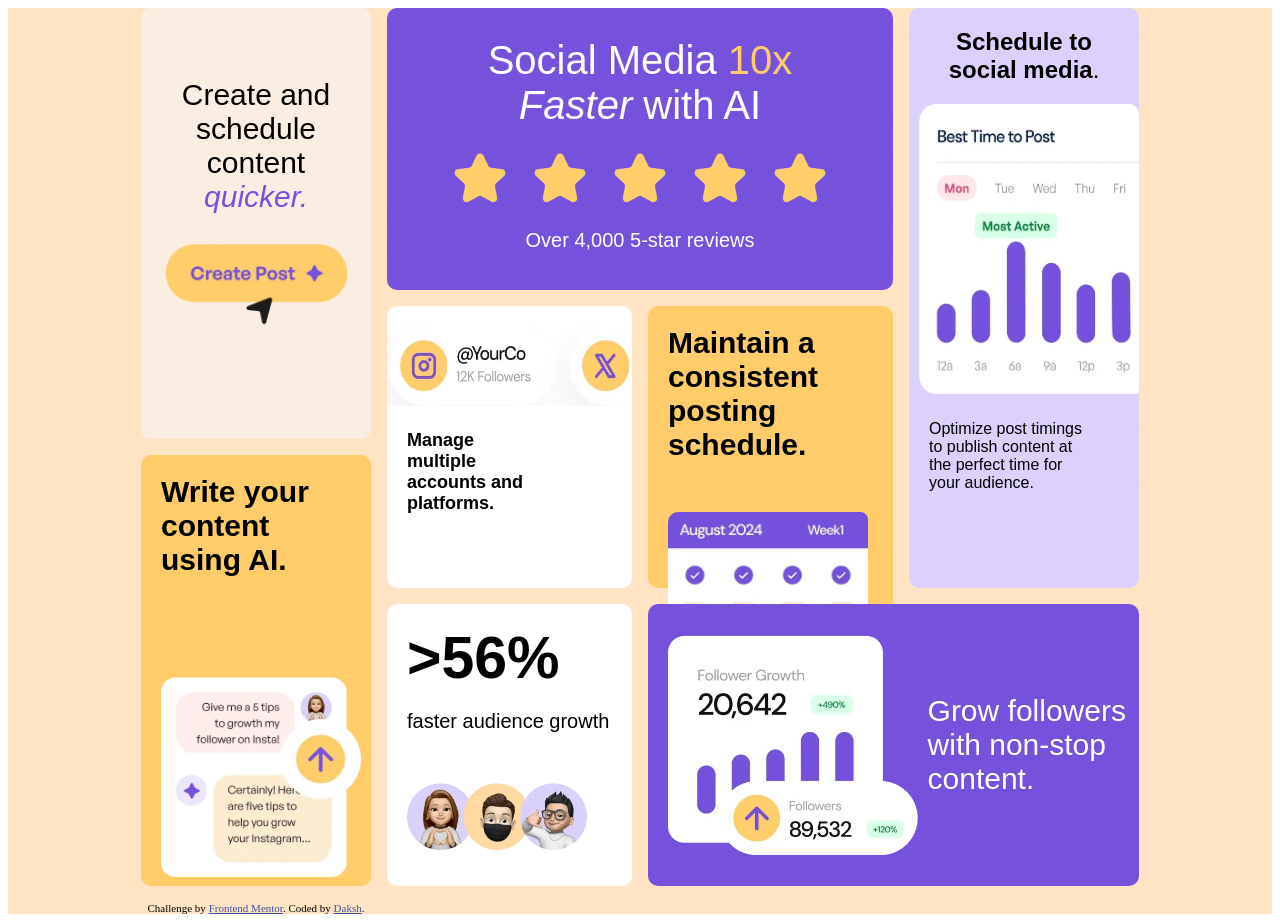
<file: index.html>
<!DOCTYPE html>
<html lang="en">
<head>
  <!--sample comment for commit-->
  <meta charset="UTF-8">
  <meta name="viewport" content="width=device-width, initial-scale=1.0"> <!-- displays site properly based on user's device -->

  <link rel="icon" type="image/png" sizes="32x32" href="./assets/images/favicon-32x32.png">
  <link rel="stylesheet" href="styles.css">
  <title>Frontend Mentor | Bento grid</title>

  <!-- Feel free to remove these styles or customise in your own stylesheet 👍 -->
  <style>
    .attribution { font-size: 0.6875rem; text-align: center; }
    .attribution a { color: hsl(228, 45%, 44%); }
  </style>
</head>
<body>
  <div class="main">
  
<div class="item2" style="grid-area: box2"> <div class="item2 s1"> Social Media <span style="color:#ffcc69;">10x</span> <br> <i>Faster</i> with AI</div>


  <div class="item2 star"><img src="./assets/images/illustration-five-stars.webp" alt="5 stars"></div><br><br> <div class="item2 s2"> <span style="font-size: 20px">Over 4,000 5-star reviews</span></div></div>
  <div class="item4" style="grid-area: box4"> <div class="item4 img"><img src="assets/images/illustration-multiple-platforms.webp" height="80px" width="350 px"></div> <div class="item4 s1"> Manage<br> multiple <br>accounts and<br> platforms.</div></div>
  <div class="item5" style="grid-area: box5"><div class="item5 s1">Maintain a <br>consistent<br> posting<br> schedule.</div> <div class="item5 img"><img src="assets/images/illustration-consistent-schedule.webp" height="150px" width="200px"></div></div>
  <div class="item3" style="grid-area: box3"><div class="item3 s1"><b>Schedule to<br> social media</b>.<div class="item3 img"><img src="assets/images/illustration-schedule-posts.webp" height="290px" width="300px"></div></div><div class="item3 s2"> Optimize post timings <br> to publish content at<br> the perfect time for<br> your audience.</div></div>
  <div class="item8" style="grid-area: box8"><div class="item8 img"> <img src="assets/images/illustration-grow-followers.webp" height="220px"></div><div class="item8 s1"> Grow followers <br>with non-stop <br> content.</div></div>
  <div class="item7" style="grid-area: box7"><div class="item7 s1"> <b>>56%</b></div> <br><div class="item7 s2">faster audience growth</div><div class="item7 img"><img src="assets/images/illustration-audience-growth.webp" width="180px"></div></div>
  <div class="item1" style="grid-area: box1"> <div class= "item1 s1">Create and <br> schedule <br> content<br> <span style="color: #7651dc;"><i>quicker.</i></span></div>
<div class= "item1 img"><img src="assets/images/illustration-create-post.webp" alt="create post" height:382px width=182px></div> </div>
  <div class="item6" style="grid-area: box6"> <div class="item6 s1"><b>Write your<br> content<br> using AI.</b> </div>  <div class="item6 img"><img src="assets/images/illustration-ai-content.webp" alt="ai content" height="200px" width="200px"></div>        </div>


  
  <footer class="attribution">
    Challenge by <a href="https://www.frontendmentor.io?ref=challenge">Frontend Mentor</a>. 
    Coded by <a href="#">Daksh</a>.
  </footer>
</body>
</html>
</file>
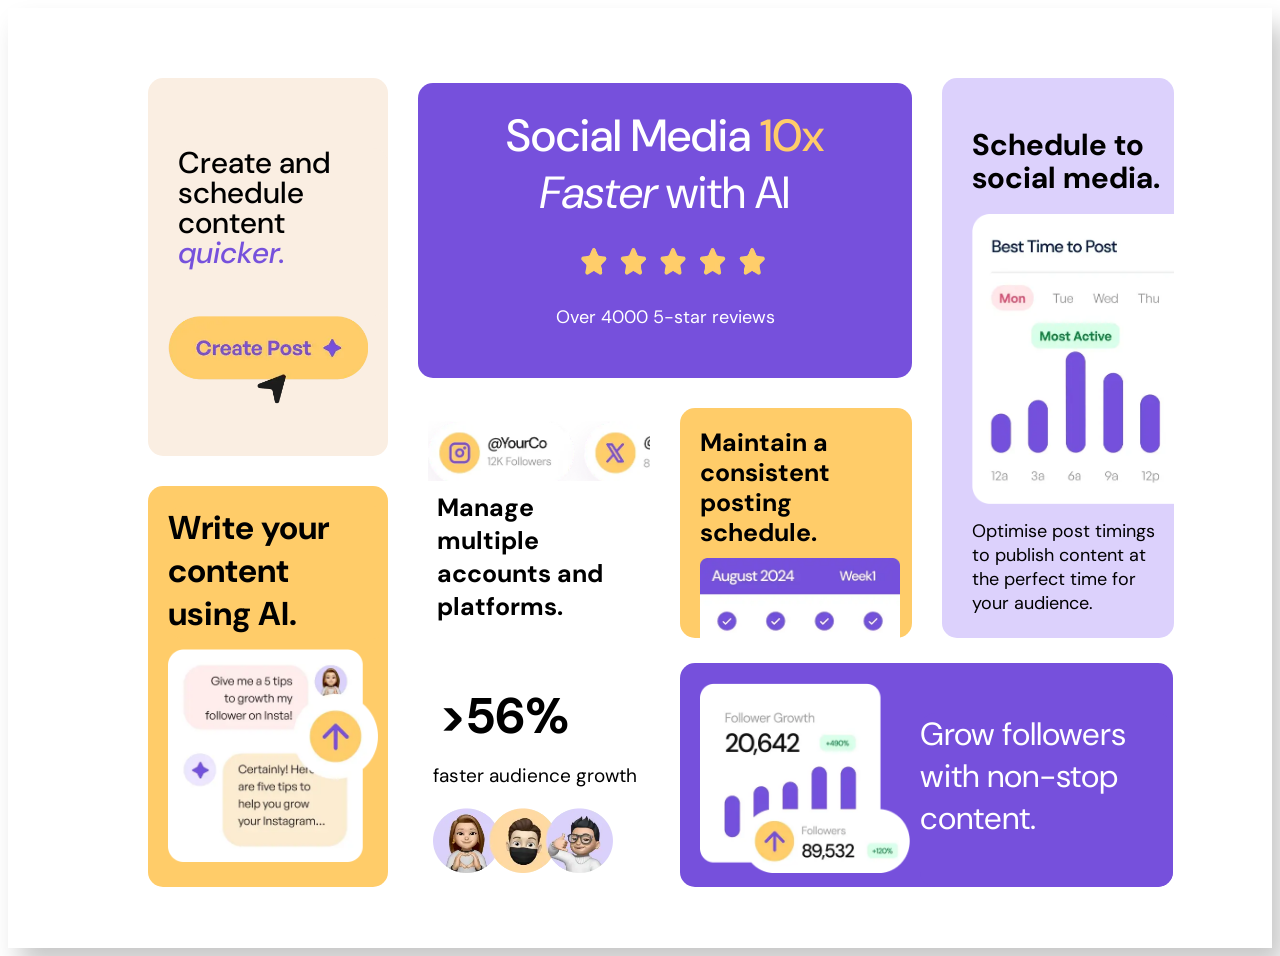
<file: learningflex.html>
<!DOCTYPE html>
<html lang="en">

<head>
  <meta charset="UTF-8">
  <meta name="viewport" content="width=device-width, initial-scale=1.0"> <!-- displays site properly based on user's device -->
    <!-- okay so making separate classes and separate shits in both html and css is better. but then is it always that children (nested div) will always act ALONG flex if their parents have it. becuz not mentioning the parent class inside in html and css kinda disldges the relationship on text. but does the system still consider them children, but also allowing them to have separate properties? Yes — exactly. The browser still knows the nesting relationship from the HTML structure itself. You do not need to repeat the parent class on the child for it to be considered a child. you dont need to remind css about the child-->
    <!-- my main learning: separate text and img ka div jab banata hai, for the MOST customization power, and better option is .RR1 .text kar. always. its the best. no worries, sab dimensions bhi manually dal sakta. also dont forget .RR1 ko flex initialize karna-->
    <!--div class="RR1C1R2C1 text" means: this ONE element has both classes: RR1C1R2C1 and text .A.B   = same element has both classes while .A .B  = B is inside A-->
    <link rel="icon" type="image/png" sizes="32x32" href="./assets/images/favicon-32x32.png">
  <link rel="stylesheet" href="flex.css">
  <title>bento challenge by flex</title>
  
    
    <link rel="preconnect" href="https://fonts.googleapis.com">
    <link rel="preconnect" href="https://fonts.gstatic.com" crossorigin>

    <link href="https://fonts.googleapis.com/css2?family=DM+Sans:wght@400;500&display=swap" rel="stylesheet">

    <link rel="stylesheet" href="flex.css">

</head>

<body>
    <div class="container">
        <div class="col_left">
            <div class = "LR1">
                <div class="LR1 text">Create and <br> schedule<br>  content <br> <span style="color:#7651dc"><em><i>quicker.</i></em></span></div>
                <div class="img">
                    <img src="assets/images/illustration-create-post.webp">
                </div>
            </div>
            <div class = "LR2">
                <div class="LR2 text">Write your <br>content<br>using AI.</div>
                <div class="img">
                    <img src="assets/images/illustration-ai-content.webp">
                </div>
            </div>
        </div>
        <div class="col_right">
            <div class="RR1">
                <div class="RR1C1">
                    <div class="RR1C1R1">
                           <div class="text">
                               Social Media <span style="color:#ffcc69;">10x</span>                
                           </div>
                       <!-- the problem i was encountering again and again was faster with AI mai AI niche aajara tha and text wasnt getting stacked properly and no text size wasnt the issue i had tried. the issue was i used .RR1C1R1.text in css. what this did was picked the element with both the classes and applied properties of both. meaning flex column was being applied on text too and random line break araha tha. the solution was .RR1C1R1 .text in the css. that means a .text element inside rr1 class. so this text would be independent, non flex. excellent. the learning ive taken on most the bugs i created was to use separate classes for everything, dont nest all classes becuz properties then stack up hoti jaati -->
                           <div class="text2">
                               <i>Faster</i> with AI
                           </div>
                           <div class="img">
                            <img src="assets/images/illustration-five-stars.webp">
                           </div>
                           <div class="text3">
                            Over 4000 5-star reviews
                           </div>
                        </div>
                    <div class="RR1C1R2">
                        <div class="RR1C1R2C1">
                            <div class="RR1C1R2C1 img"></div>
                            <div class="RR1C1R2C1">
                                <div class="img">
                                    <img src="assets/images/illustration-multiple-platforms.webp">
                                </div> 
                                <div class="text">
                                   <strong> Manage <br>multiple <br>accounts and<br> platforms. </strong>
                                </div>
                                    
                            </div>
                        </div>    
                        <div class="RR1C1R2C2">
                            <div class="text">
                                <strong> Maintain a <br> consistent<br> posting<br> schedule. </strong>
                            </div>
                            <div class="img">
                                <img src="assets/images/illustration-consistent-schedule.webp" height="150px" width="200px">
                            </div>
                        </div> 
                    </div>
                </div>
                <div class="RR1C2">
                    <div class ="text"><b>Schedule to <br> social media.</b></div>
                    <div class="img">
                                <img src="assets/images/illustration-schedule-posts.webp" height="290px" width="320px">
                            </div>
                    <div class="text2">Optimise post timings <br> to publish content at <br> the perfect time for <br> your audience. </div>    
                </div>
            </div>




            <div class="RR2">
                <div class="RR2C1">
                    <div class="RR2C1 text1"><b>>56%</b></div><div class="RR2C1 text2"><br> faster audience growth</div>
                    <div class="img">
                        <img src="assets/images/illustration-audience-growth.webp">
                    </div>
                </div>
                <div class="RR2C2">
                    <div class="img"><img src="assets/images/illustration-grow-followers.webp"> </div>
                    <div class="RR2C2 text">Grow followers <br>with non-stop <br> content.</div>
                    
                </div>
            </div>
        </div>
    </div>
</body>
</file>
<file: styles.css>
div.main {
  display: grid;
  grid-template-columns: 200px 200px 200px;
  grid-template-rows: 200px 200px 200px;
  gap: 1em;
  justify-content: center;

  background-color: bisque;
  grid-template-columns: 230px 245px 245px 230px;
  grid-template-rows: 133px 133px 133px 133px 133px 133px;

  grid-template-areas:
    "box1 box2 box2 box3"
    "box1 box2 box2 box3"
    "box1 box4 box5 box3"
    "box6 box4 box5 box3"
    "box6 box7 box8 box8"
    "box6 box7 box8 box8";
}

.item1 {
  background-color: #faeee2;

  text-align: center;
  border-radius: 10px;
  font-size: 30px;
  font-family: sans-serif;
}
.item1.s1 {
  margin-top: 70px;
}

.item1.img {
  margin-top: 30px;
}

.item2 {
  text-align: center;
    border-radius: 10px;
  font-size: 40px;
  justify-content: center;
  align-items: center;
  font-family: sans-serif;
  color: white;
  background-color: #7651dc;
}

.item2.s1 {
  transform: translateY(30px);
}
.item2.star {
  transform: translateY(50px);
}

.item2.s2 {
  transform: translateY(-50px);
}
.item3 {
  background-color: #dcd1fc;
    border-radius: 10px;
}
.item3.img {
  margin-top: 20px;
  margin-left: 10px;
  overflow: hidden;
}
.item3.s1 {
  font-family: sans-serif;
  margin-top: 20px;
  font-size: x-large;
  text-align: center;
}
.item3.s2 {
  margin-top: 20px;
  margin-left: 20px;
  font-family: sans-serif;
  
}

.item4 {
  background-color: #ffffff;
    border-radius: 10px;
}
.item4.img {
  overflow: hidden;
  margin-top: 20px;
}
.item4.s1 {
  font-family: sans-serif;
  font-size: large;
  margin-top: 20px;
  font-weight: bold;
  margin-left: 20px;
}

.item5 {
  background-color: #ffcc69;
  border-radius: 10px;}

.item5.img {
  overflow: hidden;
  margin-top: 50px;
  margin-left: 20px;
}
.item5.s1 {
  margin-top: 20px;
  margin-left: 20px;
  font-size: 30px;
  font-weight: bold;
  font-family: sans-serif;
}
.item6 {
  background-color: #ffcc69;
  font-size: 30px;
  font-family: sans-serif;
    border-radius: 10px;
}

.item6.img {
  margin-top: 100px;
  margin-left: 20px;
}
.item6.s1 {
  margin-top: 20px;
  margin-left: 20px;
  font-family: sans-serif;
}
.item7 {
  background-color: #ffffff;

  border-radius: 10px;
}

.item7.s1 {
  font-family: sans-serif;
  font-size: 59px;
  margin-top: 20px;
  margin-left: 20px;
}
.item7.s2{
  font-family: sans-serif;
  font-size: 20px;
  margin-left: 20px;
}
.item7.img{
  margin-left: 20px;
  margin-top:50px;
}

.item8 {
  background-color: #7651dc;
  display: flex;             /* Puts the image and text side-by-side */
  align-items: center;       /* Centers them vertically */
  
  border-radius: 10px;
        
}
.item8.img{
  margin-left: 20px;
}

.item8.s1{
  color:white;
  margin-left:10px;
  font-size: 30px;
  font-family: sans-serif;
  
}
</file>
<file: flex.css>
body {
    display:flex;
    background-color: white;
    align-items: center;
    justify-content: center;
    font-family: "DM Sans", sans-serif;
}

.container{
    height: 940px;
    width:1298px;
    gap:30px;
    display: flex;
     box-shadow: 12px 18px 25px rgba(0, 0, 0, 0.22);    
}

.col_left{
    margin-left: 140px;
    margin-top:70px;
    width: 240px;
    display: flex;
    flex-direction: column;
    gap:30px;
    
}
.col_right{
    
    width: 755px;
    margin-top:70px;
    margin-bottom:50px;
    display:flex;
    flex-direction: column;
    gap:25px;

}
.LR1{
    border-radius: 15px;
    background-color: #faeee2;
    
    height: 378px;
    display: flex;
    flex-direction: column;
}

.LR1.text{
    font-size: 30px;
    font-weight:bold;
    margin-left: 30px;
    font-weight: 500;
    line-height: 1;
    margin-top:70px;
    
        
}
.LR1 .img img{
    width:200px;
    margin-bottom: 40px;
    margin-left: 20px;;
}
.LR2{
    background-color: #ffcc69;
    border-radius: 15px;
    height: 401px;
    display: flex;
    flex-direction: column;
}
.LR2.text{
    margin-top: 20px;
    margin-left: 20px;
    font-size: 33px;
    font-weight: bold;  
   
}
.LR2 .img img{
    margin-top:10px;
    margin-left: 20px;
    width: 210px;
    margin-bottom: 20px;;
}
.RR1{
    border-radius: 15px;
    height:560px;
    display: flex;
    flex-direction: row;
    /* border : red solid 2px; */
    gap:30px;
}
.RR2{
    height:224px;
    display: flex;
    flex-direction: row;
    /* border: 2px yellow solid; */
    border-radius: 15px;
    gap:30px;
}
.RR2C1{
    width:232px;
    border-radius: 15px;
    background-color: white;
    display:flex;
    flex-direction: column;
}
.RR2C1.text1{
    width:150px;
    
    font-size: 50px;
    margin-top: 20px;
    margin-left: 20px;
    height: 35px;
}
.RR2C1.text2{
  width:210px;
  font-size: 19px;
  margin-top:20px;
  margin-left: 15px;
  
}
.RR2C1 .img{
    width:232px;
    
}
.RR2C1 .img img{
    width:180px;
    margin-top:20px;
    height: 65px;
    margin-left: 15px;
}
.RR2C2{
    background-color:  hsl(256, 67%, 59%);
    width: 493px;
    display: flex;
    border-radius: 15px;
    flex-direction: row;
    border-radius: 15px;
    overflow: hidden;
}
.RR2C2.text{
    color:white;
    margin-left:10px;
    margin-top:50px;
    width:650px;
    font-size: 32px;
    
  
}
.RR2C2 .img img{
    margin-top: 20px;
    margin-left: 20px;;
    width: 210px;
    height: 190px;
}
.RR1C1{
    width: 494px;
    height: 560px;
    display: flex;
    flex-direction: column;
    border-radius: 15px;
    gap:30px;
}
.RR1C2{
    width:232px;
    height: 560px;
    border-radius: 15px;
    background-color: #dcd1fc;
    display: flex;
    flex-direction: column;
}

.RR1C2 .text{
    margin-left:30px;
    font-size:30px;
    line-height: 1.1;
    margin-top:50px;
}
.RR1C2 .img{
    margin-left: 30px;
    overflow: hidden;
    margin-top:20px;
}
.RR1C2 .text2{
    margin-left: 30px;
    margin-top:10px;
    font-size: 18px;
     

}
.RR1C1R1{
 background-color:  hsl(256, 67%, 59%);
 margin-top:5px;
 height: 295px;
 display: flex;
 flex-direction: column;
 border-radius: 15px;
 gap:5px;
}
.RR1C1R1 .text{
    font-size: 45px;
    line-height: 1;
    text-align: center;
    font-weight: 500;
    color:white;
    white-space: nowrap;
    margin-top:30px;
}

 .RR1C1R1 .text2{ 
    
    font-size: 45px;
    text-align: center;
     
    color:white;

} 
.RR1C1R1 .img img{
    margin-top:18px;
    margin-left: 160px;
    height:35px;
    width:190px;
}
.RR1C1R1 .text3{
    margin-top:15px;
    font-size:18px;
    text-align: center;
     
    color:white;
}
.RR1C1R2 {
    display: flex;
    flex-direction: row;
    border-radius: 15px;
    gap: 30px;
    height: 230px;
}

.RR1C1R2C1 {
    display: flex;
    flex-direction: column;
    background-color: white;
    width: 232px;
    height: 100%;
    border-radius: 15px;

    border-radius: 15px;
}
.RR1C1R2C1 .text{
    font-size: 25px;
    margin-left: 19px;
    margin-bottom: 20px;
    margin-top:10px;
     
    margin-bottom: 15px;
}
.RR1C1R2C1 .img{
    overflow: hidden;
    height:60px; 
    
     width:232px; /* this is the wrapper width. iske aage agar kuch aya to hide hoga. isko badhake image ki width nahi badegi, image ka container badhega */
}
.RR1C1R2C1 .img img {
    
    width: 300px;
    margin-left: 10px;
    display: block;
}
.RR1C1R2C2 {
    background-color: #ffcc69;
    width: 232px;
    border-radius: 15px;
    height: 100%;
    border-radius: 15px;
    display: flex;
    flex-direction: column;
}
.RR1C1R2C2 .text{
    font-size: 25px;
    margin-left: 20px;
    margin-top:20px;
    margin-bottom: 10px;
    line-height: 1.2;
}
.RR1C1R2C2 .img{
    margin-left:20px;
    overflow: hidden;
}


@media screen and (max-width: 767px) {

    body {
        margin: 0;
    }

    .container {
        width: 100%;
        height: auto;
        flex-direction: column;
        padding: 20px;
        box-sizing: border-box;
        gap: 25px;
        box-shadow: none;
    }

    .col_left,
    .col_right {
        width: 100%;
        height: auto;
        margin: 0;
        gap: 25px;
    }

    .col_right {
        order: -1;
    }

    .RR1,
    .RR2,
    .RR1C1,
    .RR1C1R2 {
        flex-direction: column;
        width: 100%;
        height: auto;
        gap: 25px;
    }

    .LR1,
    .LR2,
    .RR1C1R1,
    .RR1C1R2C1,
    .RR1C1R2C2,
    .RR1C2,
    .RR2C1,
    .RR2C2 {
        width: 100%;
        height: auto;
        box-sizing: border-box;
    }

    img {
        max-width: 100%;
        height: auto;
    }

    /* Social Media card */

    .RR1C1R1 {
        padding: 30px 15px;
        margin-top: 0;
        align-items: center;
    }

    .RR1C1R1 .text {
        white-space: normal;
        font-size: 42px;
        margin-top: 0;
    }

    .RR1C1R1 .text2 {
        font-size: 42px;
    }

    .RR1C1R1 .img img {
        margin-left: 0;
    }

    /* Manage multiple accounts */

    .RR1C1R2C1 {
        padding: 10px;
    }

    .RR1C1R2C1 .img {
        width: 100%;
        height: auto;
    }

    .RR1C1R2C1 .img img {
        margin-left: 0;
    }

    .RR1C1R2C1.img {
        display: none;
    }

    /* Consistent posting schedule */

    .RR1C1R2C2 .img img {
        display: block;
        height: auto;
    }

    /* Schedule to social media */

    .RR1C2 {
        padding: 25px;
        align-items: center;
        text-align: center;
    }

    .RR1C2 .text,
    .RR1C2 .text2 {
        margin: 10px 0;
    }

    .RR1C2 .img {
        margin: 10px 0;
        width: 100%;
    }

    .RR1C2 .img img {
        height: auto;
    }

    /* Grow followers */

    .RR2C2 {
        order: -1;
        flex-direction: column;
        align-items: center;
        padding: 25px;
    }

    .RR2C2.text {
        width: 100%;
        margin: 20px 0 0;
        padding: 0;
        text-align: center;
    }

    .RR2C2 .img img {
        margin: 0;
        height: auto;
    }

    /* Audience growth */

    .RR2C1 {
        padding: 15px;
    }

    .RR2C1.text1,
    .RR2C1.text2 {
        width: auto;
        height: auto;
        margin: 5px 0;
        padding: 0;
    }

    .RR2C1 .img {
        width: 100%;
    }

    .RR2C1 .img img {
        margin-left: 0;
        height: auto;
    }

    /* Create and schedule content */

    .LR1.text,
    .LR2.text {
        width: auto;
        height: auto;
        margin: 25px 20px 15px;
    }

    /* Remove forced desktop line breaks */

    .container br {
        display: none;
    }
}
</file>
